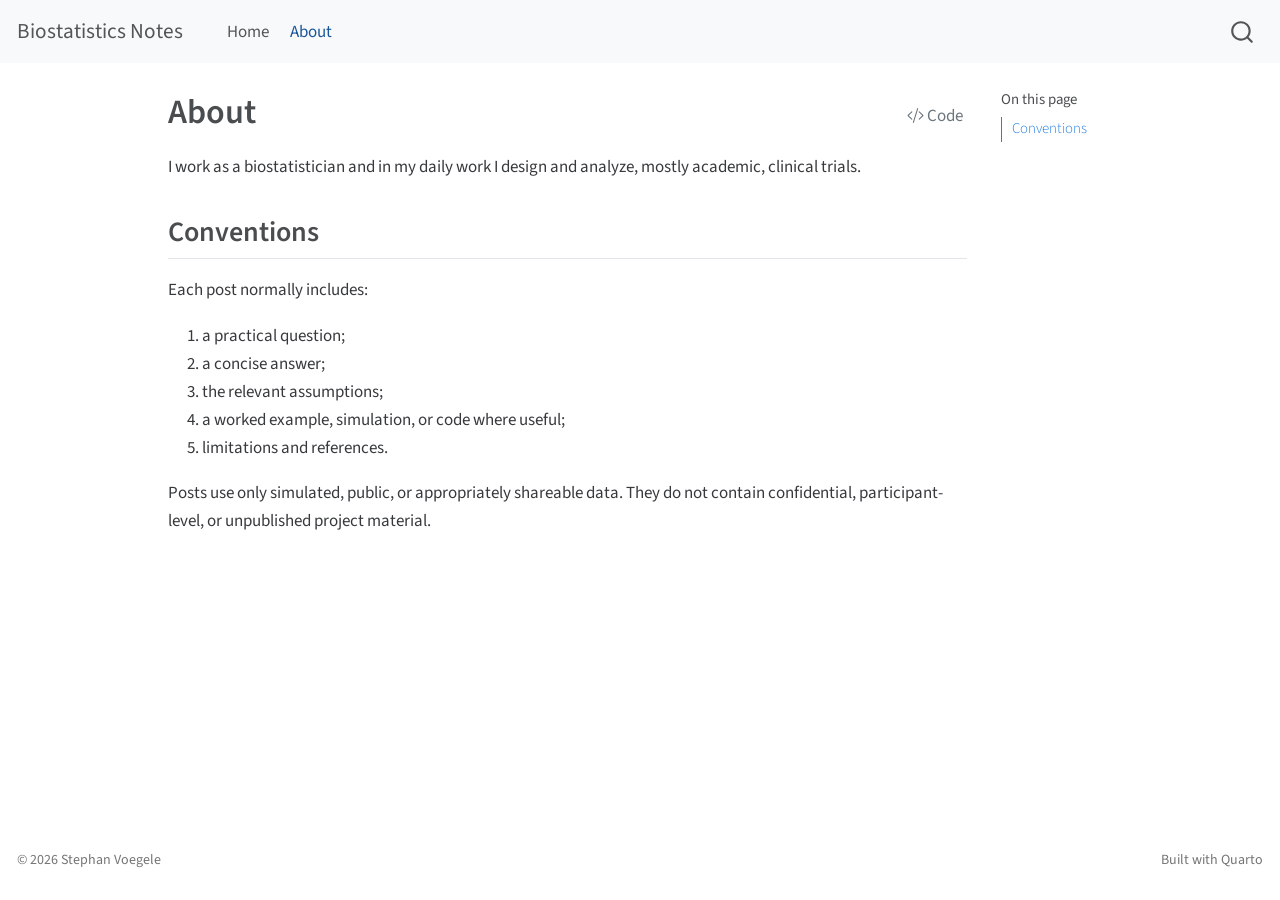
<file: about.html>
<!DOCTYPE html>
<html xmlns="http://www.w3.org/1999/xhtml" lang="en" xml:lang="en"><head>

<meta charset="utf-8">
<meta name="generator" content="quarto-1.3.433">

<meta name="viewport" content="width=device-width, initial-scale=1.0, user-scalable=yes">


<title>Biostatistics Notes - About</title>
<style>
code{white-space: pre-wrap;}
span.smallcaps{font-variant: small-caps;}
div.columns{display: flex; gap: min(4vw, 1.5em);}
div.column{flex: auto; overflow-x: auto;}
div.hanging-indent{margin-left: 1.5em; text-indent: -1.5em;}
ul.task-list{list-style: none;}
ul.task-list li input[type="checkbox"] {
  width: 0.8em;
  margin: 0 0.8em 0.2em -1em; /* quarto-specific, see https://github.com/quarto-dev/quarto-cli/issues/4556 */ 
  vertical-align: middle;
}
/* CSS for syntax highlighting */
pre > code.sourceCode { white-space: pre; position: relative; }
pre > code.sourceCode > span { display: inline-block; line-height: 1.25; }
pre > code.sourceCode > span:empty { height: 1.2em; }
.sourceCode { overflow: visible; }
code.sourceCode > span { color: inherit; text-decoration: inherit; }
div.sourceCode { margin: 1em 0; }
pre.sourceCode { margin: 0; }
@media screen {
div.sourceCode { overflow: auto; }
}
@media print {
pre > code.sourceCode { white-space: pre-wrap; }
pre > code.sourceCode > span { text-indent: -5em; padding-left: 5em; }
}
pre.numberSource code
  { counter-reset: source-line 0; }
pre.numberSource code > span
  { position: relative; left: -4em; counter-increment: source-line; }
pre.numberSource code > span > a:first-child::before
  { content: counter(source-line);
    position: relative; left: -1em; text-align: right; vertical-align: baseline;
    border: none; display: inline-block;
    -webkit-touch-callout: none; -webkit-user-select: none;
    -khtml-user-select: none; -moz-user-select: none;
    -ms-user-select: none; user-select: none;
    padding: 0 4px; width: 4em;
  }
pre.numberSource { margin-left: 3em;  padding-left: 4px; }
div.sourceCode
  {   }
@media screen {
pre > code.sourceCode > span > a:first-child::before { text-decoration: underline; }
}
</style>


<script src="site_libs/quarto-nav/quarto-nav.js"></script>
<script src="site_libs/quarto-nav/headroom.min.js"></script>
<script src="site_libs/clipboard/clipboard.min.js"></script>
<script src="site_libs/quarto-search/autocomplete.umd.js"></script>
<script src="site_libs/quarto-search/fuse.min.js"></script>
<script src="site_libs/quarto-search/quarto-search.js"></script>
<meta name="quarto:offset" content="./">
<script src="site_libs/quarto-html/quarto.js"></script>
<script src="site_libs/quarto-html/popper.min.js"></script>
<script src="site_libs/quarto-html/tippy.umd.min.js"></script>
<script src="site_libs/quarto-html/anchor.min.js"></script>
<link href="site_libs/quarto-html/tippy.css" rel="stylesheet">
<link href="site_libs/quarto-html/quarto-syntax-highlighting.css" rel="stylesheet" id="quarto-text-highlighting-styles">
<script src="site_libs/bootstrap/bootstrap.min.js"></script>
<link href="site_libs/bootstrap/bootstrap-icons.css" rel="stylesheet">
<link href="site_libs/bootstrap/bootstrap.min.css" rel="stylesheet" id="quarto-bootstrap" data-mode="light">
<script id="quarto-search-options" type="application/json">{
  "location": "navbar",
  "copy-button": false,
  "collapse-after": 3,
  "panel-placement": "end",
  "type": "overlay",
  "limit": 20,
  "language": {
    "search-no-results-text": "No results",
    "search-matching-documents-text": "matching documents",
    "search-copy-link-title": "Copy link to search",
    "search-hide-matches-text": "Hide additional matches",
    "search-more-match-text": "more match in this document",
    "search-more-matches-text": "more matches in this document",
    "search-clear-button-title": "Clear",
    "search-detached-cancel-button-title": "Cancel",
    "search-submit-button-title": "Submit",
    "search-label": "Search"
  }
}</script>


<link rel="stylesheet" href="styles.css">
</head>

<body class="nav-fixed">

<div id="quarto-search-results"></div>
  <header id="quarto-header" class="headroom fixed-top">
    <nav class="navbar navbar-expand-lg navbar-dark ">
      <div class="navbar-container container-fluid">
      <div class="navbar-brand-container">
    <a class="navbar-brand" href="./index.html">
    <span class="navbar-title">Biostatistics Notes</span>
    </a>
  </div>
            <div id="quarto-search" class="" title="Search"></div>
          <button class="navbar-toggler" type="button" data-bs-toggle="collapse" data-bs-target="#navbarCollapse" aria-controls="navbarCollapse" aria-expanded="false" aria-label="Toggle navigation" onclick="if (window.quartoToggleHeadroom) { window.quartoToggleHeadroom(); }">
  <span class="navbar-toggler-icon"></span>
</button>
          <div class="collapse navbar-collapse" id="navbarCollapse">
            <ul class="navbar-nav navbar-nav-scroll me-auto">
  <li class="nav-item">
    <a class="nav-link" href="./index.html" rel="" target="">
 <span class="menu-text">Home</span></a>
  </li>  
  <li class="nav-item">
    <a class="nav-link active" href="./about.html" rel="" target="" aria-current="page">
 <span class="menu-text">About</span></a>
  </li>  
</ul>
            <div class="quarto-navbar-tools ms-auto">
</div>
          </div> <!-- /navcollapse -->
      </div> <!-- /container-fluid -->
    </nav>
</header>
<!-- content -->
<div id="quarto-content" class="quarto-container page-columns page-rows-contents page-layout-article page-navbar">
<!-- sidebar -->
<!-- margin-sidebar -->
    <div id="quarto-margin-sidebar" class="sidebar margin-sidebar">
        <nav id="TOC" role="doc-toc" class="toc-active">
    <h2 id="toc-title">On this page</h2>
   
  <ul>
  <li><a href="#conventions" id="toc-conventions" class="nav-link active" data-scroll-target="#conventions">Conventions</a></li>
  </ul>
</nav>
    </div>
<!-- main -->
<main class="content" id="quarto-document-content">

<header id="title-block-header" class="quarto-title-block default">
<div class="quarto-title">
<div class="quarto-title-block"><div><h1 class="title">About</h1><button type="button" class="btn code-tools-button" id="quarto-code-tools-source"><i class="bi"></i> Code</button></div></div>
</div>



<div class="quarto-title-meta">

    
  
    
  </div>
  

</header>

<p>I work as a biostatistician and in my daily work I design and analyze, mostly academic, clinical trials.</p>
<section id="conventions" class="level2">
<h2 class="anchored" data-anchor-id="conventions">Conventions</h2>
<p>Each post normally includes:</p>
<ol type="1">
<li>a practical question;</li>
<li>a concise answer;</li>
<li>the relevant assumptions;</li>
<li>a worked example, simulation, or code where useful;</li>
<li>limitations and references.</li>
</ol>
<p>Posts use only simulated, public, or appropriately shareable data. They do not contain confidential, participant-level, or unpublished project material.</p>


<!-- -->

</section>

</main> <!-- /main -->
<script id="quarto-html-after-body" type="application/javascript">
window.document.addEventListener("DOMContentLoaded", function (event) {
  const toggleBodyColorMode = (bsSheetEl) => {
    const mode = bsSheetEl.getAttribute("data-mode");
    const bodyEl = window.document.querySelector("body");
    if (mode === "dark") {
      bodyEl.classList.add("quarto-dark");
      bodyEl.classList.remove("quarto-light");
    } else {
      bodyEl.classList.add("quarto-light");
      bodyEl.classList.remove("quarto-dark");
    }
  }
  const toggleBodyColorPrimary = () => {
    const bsSheetEl = window.document.querySelector("link#quarto-bootstrap");
    if (bsSheetEl) {
      toggleBodyColorMode(bsSheetEl);
    }
  }
  toggleBodyColorPrimary();  
  const icon = "";
  const anchorJS = new window.AnchorJS();
  anchorJS.options = {
    placement: 'right',
    icon: icon
  };
  anchorJS.add('.anchored');
  const isCodeAnnotation = (el) => {
    for (const clz of el.classList) {
      if (clz.startsWith('code-annotation-')) {                     
        return true;
      }
    }
    return false;
  }
  const clipboard = new window.ClipboardJS('.code-copy-button', {
    text: function(trigger) {
      const codeEl = trigger.previousElementSibling.cloneNode(true);
      for (const childEl of codeEl.children) {
        if (isCodeAnnotation(childEl)) {
          childEl.remove();
        }
      }
      return codeEl.innerText;
    }
  });
  clipboard.on('success', function(e) {
    // button target
    const button = e.trigger;
    // don't keep focus
    button.blur();
    // flash "checked"
    button.classList.add('code-copy-button-checked');
    var currentTitle = button.getAttribute("title");
    button.setAttribute("title", "Copied!");
    let tooltip;
    if (window.bootstrap) {
      button.setAttribute("data-bs-toggle", "tooltip");
      button.setAttribute("data-bs-placement", "left");
      button.setAttribute("data-bs-title", "Copied!");
      tooltip = new bootstrap.Tooltip(button, 
        { trigger: "manual", 
          customClass: "code-copy-button-tooltip",
          offset: [0, -8]});
      tooltip.show();    
    }
    setTimeout(function() {
      if (tooltip) {
        tooltip.hide();
        button.removeAttribute("data-bs-title");
        button.removeAttribute("data-bs-toggle");
        button.removeAttribute("data-bs-placement");
      }
      button.setAttribute("title", currentTitle);
      button.classList.remove('code-copy-button-checked');
    }, 1000);
    // clear code selection
    e.clearSelection();
  });
  const viewSource = window.document.getElementById('quarto-view-source') ||
                     window.document.getElementById('quarto-code-tools-source');
  if (viewSource) {
    const sourceUrl = viewSource.getAttribute("data-quarto-source-url");
    viewSource.addEventListener("click", function(e) {
      if (sourceUrl) {
        // rstudio viewer pane
        if (/\bcapabilities=\b/.test(window.location)) {
          window.open(sourceUrl);
        } else {
          window.location.href = sourceUrl;
        }
      } else {
        const modal = new bootstrap.Modal(document.getElementById('quarto-embedded-source-code-modal'));
        modal.show();
      }
      return false;
    });
  }
  function toggleCodeHandler(show) {
    return function(e) {
      const detailsSrc = window.document.querySelectorAll(".cell > details > .sourceCode");
      for (let i=0; i<detailsSrc.length; i++) {
        const details = detailsSrc[i].parentElement;
        if (show) {
          details.open = true;
        } else {
          details.removeAttribute("open");
        }
      }
      const cellCodeDivs = window.document.querySelectorAll(".cell > .sourceCode");
      const fromCls = show ? "hidden" : "unhidden";
      const toCls = show ? "unhidden" : "hidden";
      for (let i=0; i<cellCodeDivs.length; i++) {
        const codeDiv = cellCodeDivs[i];
        if (codeDiv.classList.contains(fromCls)) {
          codeDiv.classList.remove(fromCls);
          codeDiv.classList.add(toCls);
        } 
      }
      return false;
    }
  }
  const hideAllCode = window.document.getElementById("quarto-hide-all-code");
  if (hideAllCode) {
    hideAllCode.addEventListener("click", toggleCodeHandler(false));
  }
  const showAllCode = window.document.getElementById("quarto-show-all-code");
  if (showAllCode) {
    showAllCode.addEventListener("click", toggleCodeHandler(true));
  }
  function tippyHover(el, contentFn) {
    const config = {
      allowHTML: true,
      content: contentFn,
      maxWidth: 500,
      delay: 100,
      arrow: false,
      appendTo: function(el) {
          return el.parentElement;
      },
      interactive: true,
      interactiveBorder: 10,
      theme: 'quarto',
      placement: 'bottom-start'
    };
    window.tippy(el, config); 
  }
  const noterefs = window.document.querySelectorAll('a[role="doc-noteref"]');
  for (var i=0; i<noterefs.length; i++) {
    const ref = noterefs[i];
    tippyHover(ref, function() {
      // use id or data attribute instead here
      let href = ref.getAttribute('data-footnote-href') || ref.getAttribute('href');
      try { href = new URL(href).hash; } catch {}
      const id = href.replace(/^#\/?/, "");
      const note = window.document.getElementById(id);
      return note.innerHTML;
    });
  }
      let selectedAnnoteEl;
      const selectorForAnnotation = ( cell, annotation) => {
        let cellAttr = 'data-code-cell="' + cell + '"';
        let lineAttr = 'data-code-annotation="' +  annotation + '"';
        const selector = 'span[' + cellAttr + '][' + lineAttr + ']';
        return selector;
      }
      const selectCodeLines = (annoteEl) => {
        const doc = window.document;
        const targetCell = annoteEl.getAttribute("data-target-cell");
        const targetAnnotation = annoteEl.getAttribute("data-target-annotation");
        const annoteSpan = window.document.querySelector(selectorForAnnotation(targetCell, targetAnnotation));
        const lines = annoteSpan.getAttribute("data-code-lines").split(",");
        const lineIds = lines.map((line) => {
          return targetCell + "-" + line;
        })
        let top = null;
        let height = null;
        let parent = null;
        if (lineIds.length > 0) {
            //compute the position of the single el (top and bottom and make a div)
            const el = window.document.getElementById(lineIds[0]);
            top = el.offsetTop;
            height = el.offsetHeight;
            parent = el.parentElement.parentElement;
          if (lineIds.length > 1) {
            const lastEl = window.document.getElementById(lineIds[lineIds.length - 1]);
            const bottom = lastEl.offsetTop + lastEl.offsetHeight;
            height = bottom - top;
          }
          if (top !== null && height !== null && parent !== null) {
            // cook up a div (if necessary) and position it 
            let div = window.document.getElementById("code-annotation-line-highlight");
            if (div === null) {
              div = window.document.createElement("div");
              div.setAttribute("id", "code-annotation-line-highlight");
              div.style.position = 'absolute';
              parent.appendChild(div);
            }
            div.style.top = top - 2 + "px";
            div.style.height = height + 4 + "px";
            let gutterDiv = window.document.getElementById("code-annotation-line-highlight-gutter");
            if (gutterDiv === null) {
              gutterDiv = window.document.createElement("div");
              gutterDiv.setAttribute("id", "code-annotation-line-highlight-gutter");
              gutterDiv.style.position = 'absolute';
              const codeCell = window.document.getElementById(targetCell);
              const gutter = codeCell.querySelector('.code-annotation-gutter');
              gutter.appendChild(gutterDiv);
            }
            gutterDiv.style.top = top - 2 + "px";
            gutterDiv.style.height = height + 4 + "px";
          }
          selectedAnnoteEl = annoteEl;
        }
      };
      const unselectCodeLines = () => {
        const elementsIds = ["code-annotation-line-highlight", "code-annotation-line-highlight-gutter"];
        elementsIds.forEach((elId) => {
          const div = window.document.getElementById(elId);
          if (div) {
            div.remove();
          }
        });
        selectedAnnoteEl = undefined;
      };
      // Attach click handler to the DT
      const annoteDls = window.document.querySelectorAll('dt[data-target-cell]');
      for (const annoteDlNode of annoteDls) {
        annoteDlNode.addEventListener('click', (event) => {
          const clickedEl = event.target;
          if (clickedEl !== selectedAnnoteEl) {
            unselectCodeLines();
            const activeEl = window.document.querySelector('dt[data-target-cell].code-annotation-active');
            if (activeEl) {
              activeEl.classList.remove('code-annotation-active');
            }
            selectCodeLines(clickedEl);
            clickedEl.classList.add('code-annotation-active');
          } else {
            // Unselect the line
            unselectCodeLines();
            clickedEl.classList.remove('code-annotation-active');
          }
        });
      }
  const findCites = (el) => {
    const parentEl = el.parentElement;
    if (parentEl) {
      const cites = parentEl.dataset.cites;
      if (cites) {
        return {
          el,
          cites: cites.split(' ')
        };
      } else {
        return findCites(el.parentElement)
      }
    } else {
      return undefined;
    }
  };
  var bibliorefs = window.document.querySelectorAll('a[role="doc-biblioref"]');
  for (var i=0; i<bibliorefs.length; i++) {
    const ref = bibliorefs[i];
    const citeInfo = findCites(ref);
    if (citeInfo) {
      tippyHover(citeInfo.el, function() {
        var popup = window.document.createElement('div');
        citeInfo.cites.forEach(function(cite) {
          var citeDiv = window.document.createElement('div');
          citeDiv.classList.add('hanging-indent');
          citeDiv.classList.add('csl-entry');
          var biblioDiv = window.document.getElementById('ref-' + cite);
          if (biblioDiv) {
            citeDiv.innerHTML = biblioDiv.innerHTML;
          }
          popup.appendChild(citeDiv);
        });
        return popup.innerHTML;
      });
    }
  }
});
</script><div class="modal fade" id="quarto-embedded-source-code-modal" tabindex="-1" aria-labelledby="quarto-embedded-source-code-modal-label" aria-hidden="true"><div class="modal-dialog modal-dialog-scrollable"><div class="modal-content"><div class="modal-header"><h5 class="modal-title" id="quarto-embedded-source-code-modal-label">Source Code</h5><button class="btn-close" data-bs-dismiss="modal"></button></div><div class="modal-body"><div class="">
<div class="sourceCode" id="cb1" data-shortcodes="false"><pre class="sourceCode markdown code-with-copy"><code class="sourceCode markdown"><span id="cb1-1"><a href="#cb1-1" aria-hidden="true" tabindex="-1"></a><span class="co">---</span></span>
<span id="cb1-2"><a href="#cb1-2" aria-hidden="true" tabindex="-1"></a><span class="an">title:</span><span class="co"> "About"</span></span>
<span id="cb1-3"><a href="#cb1-3" aria-hidden="true" tabindex="-1"></a><span class="co">---</span></span>
<span id="cb1-4"><a href="#cb1-4" aria-hidden="true" tabindex="-1"></a></span>
<span id="cb1-5"><a href="#cb1-5" aria-hidden="true" tabindex="-1"></a>I work as a biostatistician and in my daily work I design and analyze, mostly academic, clinical trials. </span>
<span id="cb1-6"><a href="#cb1-6" aria-hidden="true" tabindex="-1"></a></span>
<span id="cb1-7"><a href="#cb1-7" aria-hidden="true" tabindex="-1"></a><span class="fu">## Conventions</span></span>
<span id="cb1-8"><a href="#cb1-8" aria-hidden="true" tabindex="-1"></a></span>
<span id="cb1-9"><a href="#cb1-9" aria-hidden="true" tabindex="-1"></a>Each post normally includes:</span>
<span id="cb1-10"><a href="#cb1-10" aria-hidden="true" tabindex="-1"></a></span>
<span id="cb1-11"><a href="#cb1-11" aria-hidden="true" tabindex="-1"></a><span class="ss">1. </span>a practical question;</span>
<span id="cb1-12"><a href="#cb1-12" aria-hidden="true" tabindex="-1"></a><span class="ss">2. </span>a concise answer;</span>
<span id="cb1-13"><a href="#cb1-13" aria-hidden="true" tabindex="-1"></a><span class="ss">3. </span>the relevant assumptions;</span>
<span id="cb1-14"><a href="#cb1-14" aria-hidden="true" tabindex="-1"></a><span class="ss">4. </span>a worked example, simulation, or code where useful;</span>
<span id="cb1-15"><a href="#cb1-15" aria-hidden="true" tabindex="-1"></a><span class="ss">5. </span>limitations and references.</span>
<span id="cb1-16"><a href="#cb1-16" aria-hidden="true" tabindex="-1"></a></span>
<span id="cb1-17"><a href="#cb1-17" aria-hidden="true" tabindex="-1"></a>Posts use only simulated, public, or appropriately shareable data.</span>
<span id="cb1-18"><a href="#cb1-18" aria-hidden="true" tabindex="-1"></a>They do not contain confidential, participant-level, or unpublished</span>
<span id="cb1-19"><a href="#cb1-19" aria-hidden="true" tabindex="-1"></a>project material.</span></code><button title="Copy to Clipboard" class="code-copy-button"><i class="bi"></i></button></pre></div>
</div></div></div></div></div>
</div> <!-- /content -->
<footer class="footer">
  <div class="nav-footer">
    <div class="nav-footer-left">© 2026 Stephan Voegele</div>   
    <div class="nav-footer-center">
      &nbsp;
    </div>
    <div class="nav-footer-right">Built with Quarto</div>
  </div>
</footer>



</body></html>
</file>
<file: site_libs/quarto-html/tippy.css>
.tippy-box[data-animation=fade][data-state=hidden]{opacity:0}[data-tippy-root]{max-width:calc(100vw - 10px)}.tippy-box{position:relative;background-color:#333;color:#fff;border-radius:4px;font-size:14px;line-height:1.4;white-space:normal;outline:0;transition-property:transform,visibility,opacity}.tippy-box[data-placement^=top]>.tippy-arrow{bottom:0}.tippy-box[data-placement^=top]>.tippy-arrow:before{bottom:-7px;left:0;border-width:8px 8px 0;border-top-color:initial;transform-origin:center top}.tippy-box[data-placement^=bottom]>.tippy-arrow{top:0}.tippy-box[data-placement^=bottom]>.tippy-arrow:before{top:-7px;left:0;border-width:0 8px 8px;border-bottom-color:initial;transform-origin:center bottom}.tippy-box[data-placement^=left]>.tippy-arrow{right:0}.tippy-box[data-placement^=left]>.tippy-arrow:before{border-width:8px 0 8px 8px;border-left-color:initial;right:-7px;transform-origin:center left}.tippy-box[data-placement^=right]>.tippy-arrow{left:0}.tippy-box[data-placement^=right]>.tippy-arrow:before{left:-7px;border-width:8px 8px 8px 0;border-right-color:initial;transform-origin:center right}.tippy-box[data-inertia][data-state=visible]{transition-timing-function:cubic-bezier(.54,1.5,.38,1.11)}.tippy-arrow{width:16px;height:16px;color:#333}.tippy-arrow:before{content:"";position:absolute;border-color:transparent;border-style:solid}.tippy-content{position:relative;padding:5px 9px;z-index:1}
</file>
<file: site_libs/quarto-html/quarto-syntax-highlighting.css>
/* quarto syntax highlight colors */
:root {
  --quarto-hl-ot-color: #003B4F;
  --quarto-hl-at-color: #657422;
  --quarto-hl-ss-color: #20794D;
  --quarto-hl-an-color: #5E5E5E;
  --quarto-hl-fu-color: #4758AB;
  --quarto-hl-st-color: #20794D;
  --quarto-hl-cf-color: #003B4F;
  --quarto-hl-op-color: #5E5E5E;
  --quarto-hl-er-color: #AD0000;
  --quarto-hl-bn-color: #AD0000;
  --quarto-hl-al-color: #AD0000;
  --quarto-hl-va-color: #111111;
  --quarto-hl-bu-color: inherit;
  --quarto-hl-ex-color: inherit;
  --quarto-hl-pp-color: #AD0000;
  --quarto-hl-in-color: #5E5E5E;
  --quarto-hl-vs-color: #20794D;
  --quarto-hl-wa-color: #5E5E5E;
  --quarto-hl-do-color: #5E5E5E;
  --quarto-hl-im-color: #00769E;
  --quarto-hl-ch-color: #20794D;
  --quarto-hl-dt-color: #AD0000;
  --quarto-hl-fl-color: #AD0000;
  --quarto-hl-co-color: #5E5E5E;
  --quarto-hl-cv-color: #5E5E5E;
  --quarto-hl-cn-color: #8f5902;
  --quarto-hl-sc-color: #5E5E5E;
  --quarto-hl-dv-color: #AD0000;
  --quarto-hl-kw-color: #003B4F;
}

/* other quarto variables */
:root {
  --quarto-font-monospace: SFMono-Regular, Menlo, Monaco, Consolas, "Liberation Mono", "Courier New", monospace;
}

pre > code.sourceCode > span {
  color: #003B4F;
}

code span {
  color: #003B4F;
}

code.sourceCode > span {
  color: #003B4F;
}

div.sourceCode,
div.sourceCode pre.sourceCode {
  color: #003B4F;
}

code span.ot {
  color: #003B4F;
  font-style: inherit;
}

code span.at {
  color: #657422;
  font-style: inherit;
}

code span.ss {
  color: #20794D;
  font-style: inherit;
}

code span.an {
  color: #5E5E5E;
  font-style: inherit;
}

code span.fu {
  color: #4758AB;
  font-style: inherit;
}

code span.st {
  color: #20794D;
  font-style: inherit;
}

code span.cf {
  color: #003B4F;
  font-style: inherit;
}

code span.op {
  color: #5E5E5E;
  font-style: inherit;
}

code span.er {
  color: #AD0000;
  font-style: inherit;
}

code span.bn {
  color: #AD0000;
  font-style: inherit;
}

code span.al {
  color: #AD0000;
  font-style: inherit;
}

code span.va {
  color: #111111;
  font-style: inherit;
}

code span.bu {
  font-style: inherit;
}

code span.ex {
  font-style: inherit;
}

code span.pp {
  color: #AD0000;
  font-style: inherit;
}

code span.in {
  color: #5E5E5E;
  font-style: inherit;
}

code span.vs {
  color: #20794D;
  font-style: inherit;
}

code span.wa {
  color: #5E5E5E;
  font-style: italic;
}

code span.do {
  color: #5E5E5E;
  font-style: italic;
}

code span.im {
  color: #00769E;
  font-style: inherit;
}

code span.ch {
  color: #20794D;
  font-style: inherit;
}

code span.dt {
  color: #AD0000;
  font-style: inherit;
}

code span.fl {
  color: #AD0000;
  font-style: inherit;
}

code span.co {
  color: #5E5E5E;
  font-style: inherit;
}

code span.cv {
  color: #5E5E5E;
  font-style: italic;
}

code span.cn {
  color: #8f5902;
  font-style: inherit;
}

code span.sc {
  color: #5E5E5E;
  font-style: inherit;
}

code span.dv {
  color: #AD0000;
  font-style: inherit;
}

code span.kw {
  color: #003B4F;
  font-style: inherit;
}

.prevent-inlining {
  content: "</";
}

/*# sourceMappingURL=debc5d5d77c3f9108843748ff7464032.css.map */
</file>
<file: styles.css>
body {
  line-height: 1.65;
}

.quarto-title-block .quarto-title-banner {
  background: #004b96;
}

.listing-category {
  border-radius: 0.25rem;
}

code {
  font-size: 0.9em;
}
</file>
